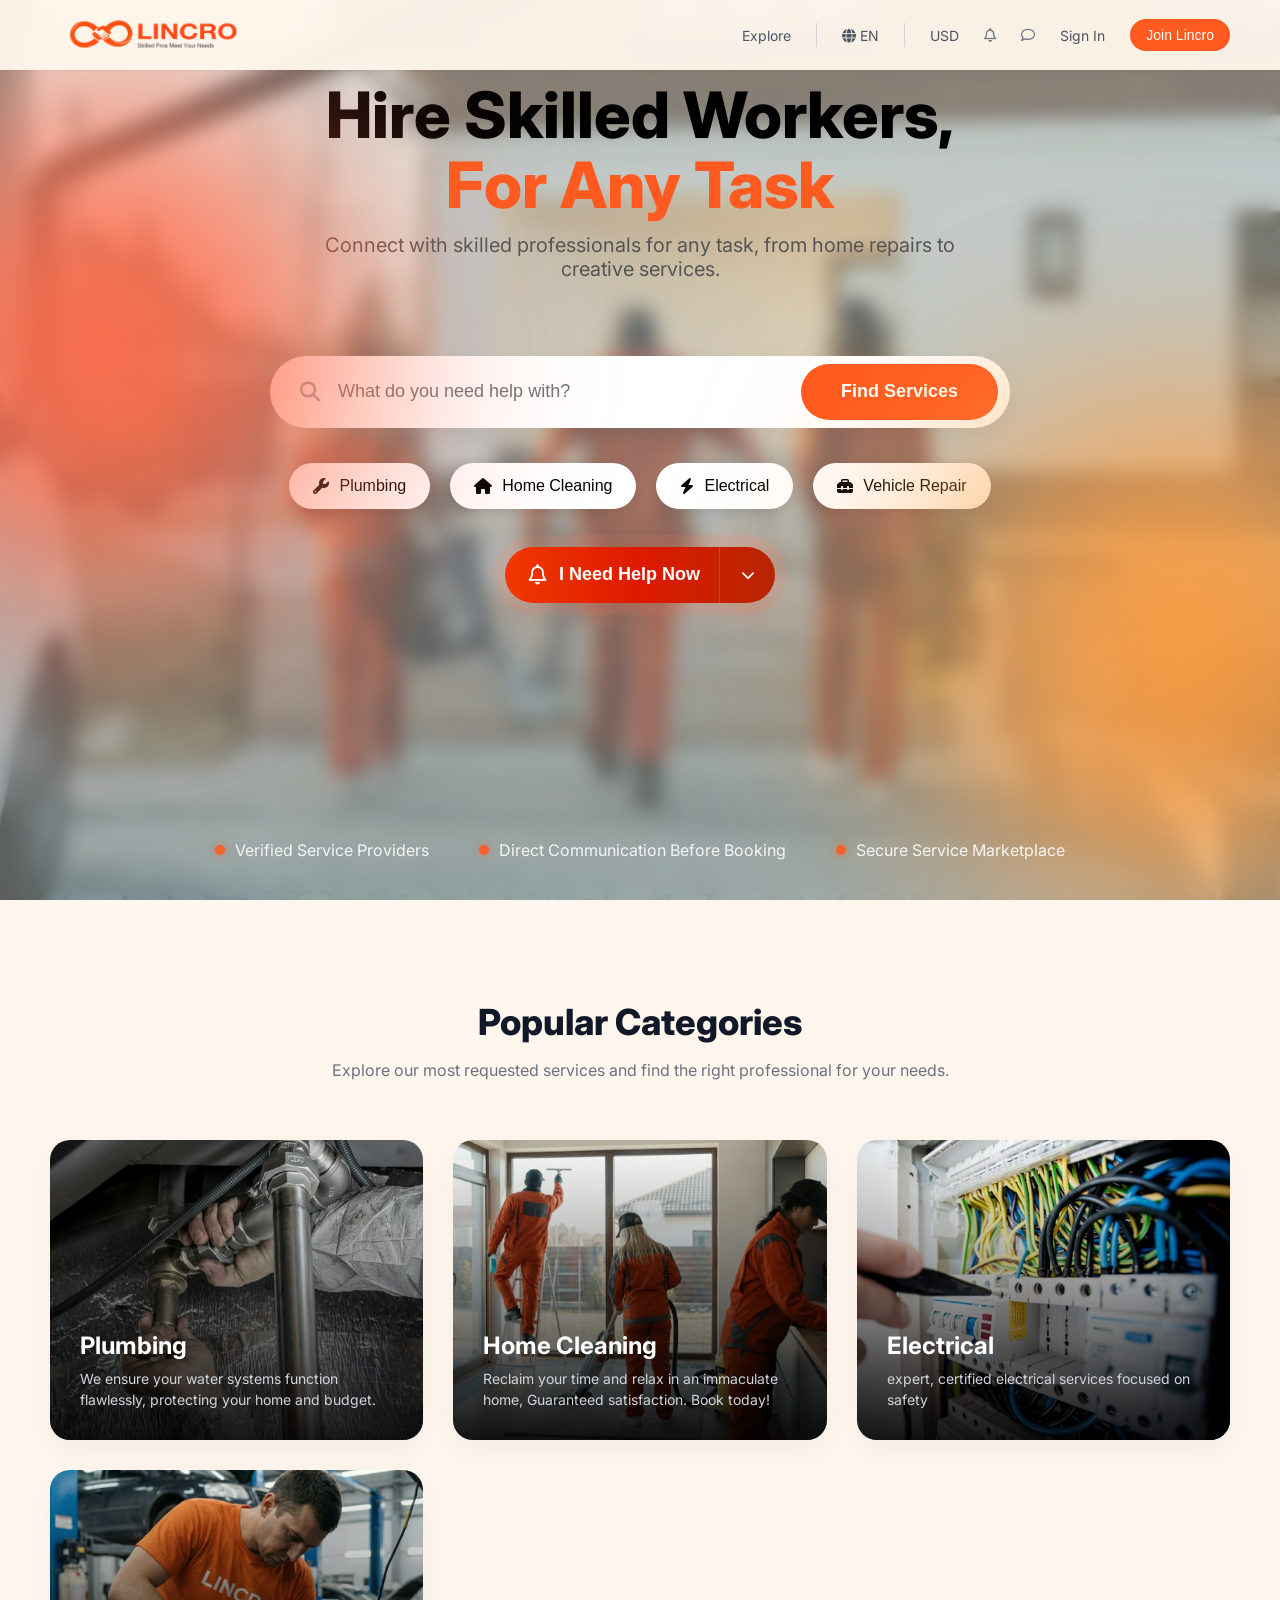
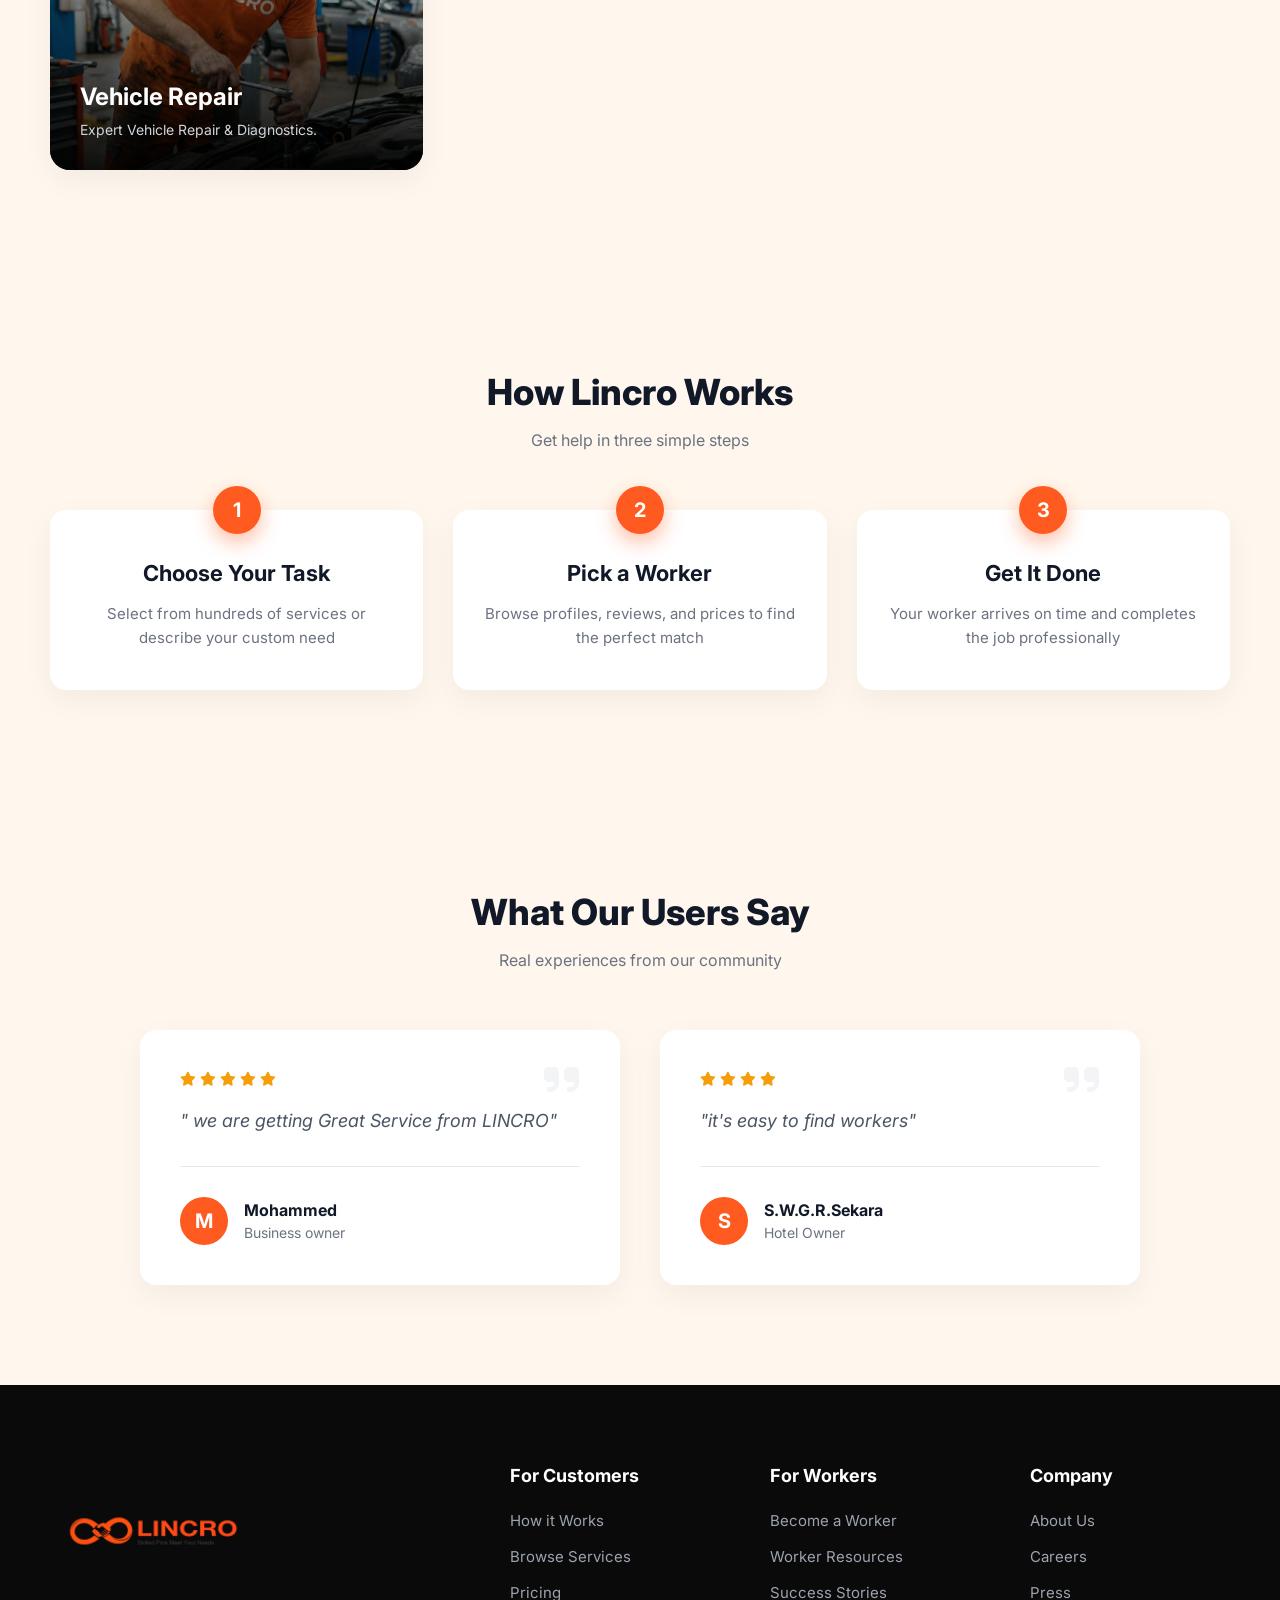
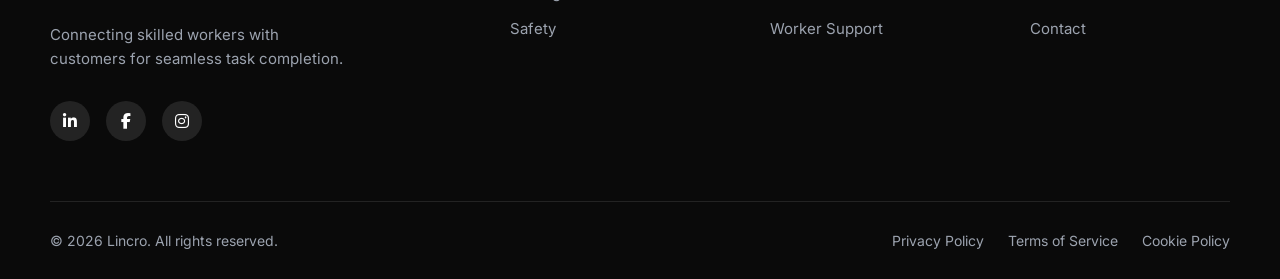
<file: index.html>
<!DOCTYPE html>
<html lang="en">

<head>
    <meta charset="UTF-8">
    <meta name="viewport" content="width=device-width, initial-scale=1.0">
    <link rel="preconnect" href="https://fonts.googleapis.com">
    <link rel="preconnect" href="https://fonts.gstatic.com" crossorigin>
    <link href="https://fonts.googleapis.com/css2?family=Inter:wght@300;400;600;700;800&display=swap" rel="stylesheet">
    <link rel="stylesheet" href="style.css">
    <link rel="stylesheet" href="https://cdnjs.cloudflare.com/ajax/libs/font-awesome/6.5.1/css/all.min.css">
    <title>lincro</title>
</head>

<body>
    <nav class="navbar">

        <div class="nav-container">

            <div class="logo">
                <img src="Images/logo.png" alt="Lincro">
            </div>

            <button class="nav-hamburger" id="navHamburger" aria-label="Toggle menu">
                <span></span>
                <span></span>
                <span></span>
            </button>

            <div class="nav-links" id="navLinks">

                <a href="#">Explore</a>

                <div class="divider"></div>

                <a href="#">
                    <i class="fa-solid fa-globe"></i>
                    EN
                </a>

                <div class="divider"></div>

                <a href="#">USD</a>

                <i class="fa-regular fa-bell icon"></i>

                <i class="fa-regular fa-comment icon"></i>

                <a href="#">Sign In</a>

                <button class="join-btn">
                    Join Lincro
                </button>

            </div>

        </div>

    </nav>

    <section class="hero">

        <div class="hero-overlay">
            <div class="glow glow-left"></div>
            <div class="glow glow-right"></div>


            <h1>
                Hire Skilled Workers,
                <span>For Any Task</span>
            </h1>

            <p>
                Connect with skilled professionals for any task,
                from home repairs to<br>creative services.
            </p>

            <div class="search-bar">
                <i class="fa-solid fa-magnifying-glass search-icon"></i>
                <input type="text" placeholder="What do you need help with?">
                <button class="search-btn"> Find Services </button>
            </div>

            <div class="service-categories">
                <button class="category-pill" onclick="window.location.href='professionals.html?category=Plumbing'">
                    <i class="fa-solid fa-wrench"></i>
                    Plumbing
                </button>

                <button class="category-pill"
                    onclick="window.location.href='professionals.html?category=Home%20Cleaning'">
                    <i class="fa-solid fa-home"></i>
                    Home Cleaning
                </button>

                <button class="category-pill" onclick="window.location.href='professionals.html?category=Electrical'">
                    <i class="fa-solid fa-bolt"></i>
                    Electrical
                </button>

                <button class="category-pill"
                    onclick="window.location.href='professionals.html?category=Vehicle%20Repair'">
                    <i class="fa-solid fa-toolbox"></i>
                    Vehicle Repair
                </button>


            </div>

            <div class="need-help-now" style="position: relative;">

                <div class="help-menu" id="helpMenu">
                    <a href="#" class="help-menu-item">
                        <i class="fa-solid fa-location-dot"></i>
                        Near You
                    </a>
                    <div class="help-menu-divider"></div>
                    <a href="#" class="help-menu-item">
                        <i class="fa-regular fa-bell"></i>
                        Emergency service
                    </a>
                </div>

                <button class="help-pill">

                    <div class="help-content">
                        <i class="fa-regular fa-bell"></i>
                        <span>I Need Help Now</span>
                    </div>

                    <div class="help-arrow">
                        <i class="fa-solid fa-chevron-down"></i>

                    </div>

                </button>

            </div>


            <div class="trust-bar">

                <div class="trust-item">
                    <span class="trust-dot"></span>
                    <span>Verified Service Providers</span>
                </div>

                <div class="trust-item">
                    <span class="trust-dot"></span>
                    <span>Direct Communication Before Booking</span>
                </div>

                <div class="trust-item">
                    <span class="trust-dot"></span>
                    <span>Secure Service Marketplace</span>
                </div>

            </div>
        </div>



    </section>

    <section class="popular-categories">
        <div class="container">
            <div class="section-header">
                <h2>Popular Categories</h2>
                <p>Explore our most requested services and find the right professional for your needs.</p>
            </div>

            <div class="categories-grid">
                <div class="category-card" onclick="window.location.href='professionals.html?category=Plumbing'">
                    <img src="Images/plumbing.jpg" alt="Plumbing">
                    <div class="card-overlay">
                        <button class="card-action-btn">
                            <i class="fa-solid fa-arrow-right"></i>
                        </button>
                        <div class="card-content">
                            <h3>Plumbing</h3>
                            <p>We ensure your water systems function flawlessly, protecting your home and budget.</p>
                        </div>
                    </div>
                </div>

                <div class="category-card" onclick="window.location.href='professionals.html?category=Home%20Cleaning'">
                    <img src="Images/home cleaning.png" alt="Home Cleaning">
                    <div class="card-overlay">
                        <button class="card-action-btn">
                            <i class="fa-solid fa-arrow-right"></i>
                        </button>
                        <div class="card-content">
                            <h3>Home Cleaning</h3>
                            <p>Reclaim your time and relax in an immaculate home, Guaranteed satisfaction. Book today!
                            </p>
                        </div>
                    </div>
                </div>

                <div class="category-card" onclick="window.location.href='professionals.html?category=Electrical'">
                    <img src="Images/Electrical.jpg" alt="Electrical">
                    <div class="card-overlay">
                        <button class="card-action-btn">
                            <i class="fa-solid fa-arrow-right"></i>
                        </button>
                        <div class="card-content">
                            <h3>Electrical</h3>
                            <p>expert, certified electrical services focused on safety</p>
                        </div>
                    </div>
                </div>

                <div class="category-card"
                    onclick="window.location.href='professionals.html?category=Vehicle%20Repair'">
                    <img src="Images/mechanic.png" alt="Vehicle Repair">
                    <div class="card-overlay">
                        <button class="card-action-btn">
                            <i class="fa-solid fa-arrow-right"></i>
                        </button>
                        <div class="card-content">
                            <h3>Vehicle Repair</h3>
                            <p>Expert Vehicle Repair & Diagnostics.</p>
                        </div>
                    </div>
                </div>
            </div>
        </div>
    </section>

    <section class="how-it-works">
        <div class="container">
            <div class="section-header">
                <h2>How Lincro Works</h2>
                <p>Get help in three simple steps</p>
            </div>

            <div class="steps-grid">
                <div class="step-card">
                    <div class="step-number">1</div>
                    <h3>Choose Your Task</h3>
                    <p>Select from hundreds of services or describe your custom need</p>
                </div>

                <div class="step-card">
                    <div class="step-number">2</div>
                    <h3>Pick a Worker</h3>
                    <p>Browse profiles, reviews, and prices to find the perfect match</p>
                </div>

                <div class="step-card">
                    <div class="step-number">3</div>
                    <h3>Get It Done</h3>
                    <p>Your worker arrives on time and completes the job professionally</p>
                </div>
            </div>
        </div>
    </section>

    <section class="testimonials">
        <div class="container">
            <div class="section-header">
                <h2>What Our Users Say</h2>
                <p>Real experiences from our community</p>
            </div>

            <div class="testimonials-grid">
                <div class="testimonial-card">
                    <i class="fa-solid fa-quote-right quote-icon"></i>
                    <div class="stars">
                        <i class="fa-solid fa-star"></i>
                        <i class="fa-solid fa-star"></i>
                        <i class="fa-solid fa-star"></i>
                        <i class="fa-solid fa-star"></i>
                        <i class="fa-solid fa-star"></i>
                    </div>
                    <p class="quote-text">" we are getting Great Service from LINCRO"</p>
                    <div class="card-divider"></div>
                    <div class="user-info">
                        <div class="user-avatar">M</div>
                        <div class="user-details">
                            <h4>Mohammed</h4>
                            <p>Business owner</p>
                        </div>
                    </div>
                </div>

                <div class="testimonial-card">
                    <i class="fa-solid fa-quote-right quote-icon"></i>
                    <div class="stars">
                        <i class="fa-solid fa-star"></i>
                        <i class="fa-solid fa-star"></i>
                        <i class="fa-solid fa-star"></i>
                        <i class="fa-solid fa-star"></i>

                    </div>
                    <p class="quote-text">"it's easy to find workers"</p>
                    <div class="card-divider"></div>
                    <div class="user-info">
                        <div class="user-avatar">S</div>
                        <div class="user-details">
                            <h4>S.W.G.R.Sekara</h4>
                            <p>Hotel Owner</p>
                        </div>
                    </div>
                </div>
            </div>
        </div>
    </section>

    <div class="modal-overlay" id="comingSoonModal">
        <div class="modal-content">
            <button class="close-modal" id="closeModalBtn">
                <i class="fa-solid fa-xmark"></i>
            </button>

            <div class="modal-icon-container">
                <i class="fa-regular fa-clock"></i>
            </div>

            <h2>Coming <span>Soon</span></h2>

            <p>We're working on something exciting.<br>Stay tuned!</p>

            <div class="loading-dots">
                <span></span>
                <span></span>
                <span></span>
            </div>

            <button class="got-it-btn" id="gotItBtn">Got it!</button>
        </div>
    </div>

    <footer>
        <div class="footer-container">
            <div class="footer-top">
                <div class="footer-brand">
                    <div class="logo">
                        <img src="Images/logo.png" alt="Lincro">
                    </div>
                    <p>Connecting skilled workers with customers for seamless task completion.</p>
                    <div class="social-links">
                        <a href="#" class="social-icon"><i class="fa-brands fa-linkedin-in"></i></a>
                        <a href="#" class="social-icon"><i class="fa-brands fa-facebook-f"></i></a>
                        <a href="#" class="social-icon"><i class="fa-brands fa-instagram"></i></a>
                    </div>
                </div>

                <div class="footer-column">
                    <h4>For Customers</h4>
                    <ul class="footer-links">
                        <li><a href="#">How it Works</a></li>
                        <li><a href="#">Browse Services</a></li>
                        <li><a href="#">Pricing</a></li>
                        <li><a href="#">Safety</a></li>
                    </ul>
                </div>

                <div class="footer-column">
                    <h4>For Workers</h4>
                    <ul class="footer-links">
                        <li><a href="#">Become a Worker</a></li>
                        <li><a href="#">Worker Resources</a></li>
                        <li><a href="#">Success Stories</a></li>
                        <li><a href="#">Worker Support</a></li>
                    </ul>
                </div>

                <div class="footer-column">
                    <h4>Company</h4>
                    <ul class="footer-links">
                        <li><a href="#">About Us</a></li>
                        <li><a href="#">Careers</a></li>
                        <li><a href="#">Press</a></li>
                        <li><a href="#">Contact</a></li>
                    </ul>
                </div>
            </div>

            <div class="footer-bottom">
                <p>&copy; 2026 Lincro. All rights reserved.</p>
                <div class="footer-bottom-links">
                    <a href="#">Privacy Policy</a>
                    <a href="#">Terms of Service</a>
                    <a href="#">Cookie Policy</a>
                </div>
            </div>
        </div>
    </footer>
    <script src="script.js"></script>
</body>

</html>
</file>
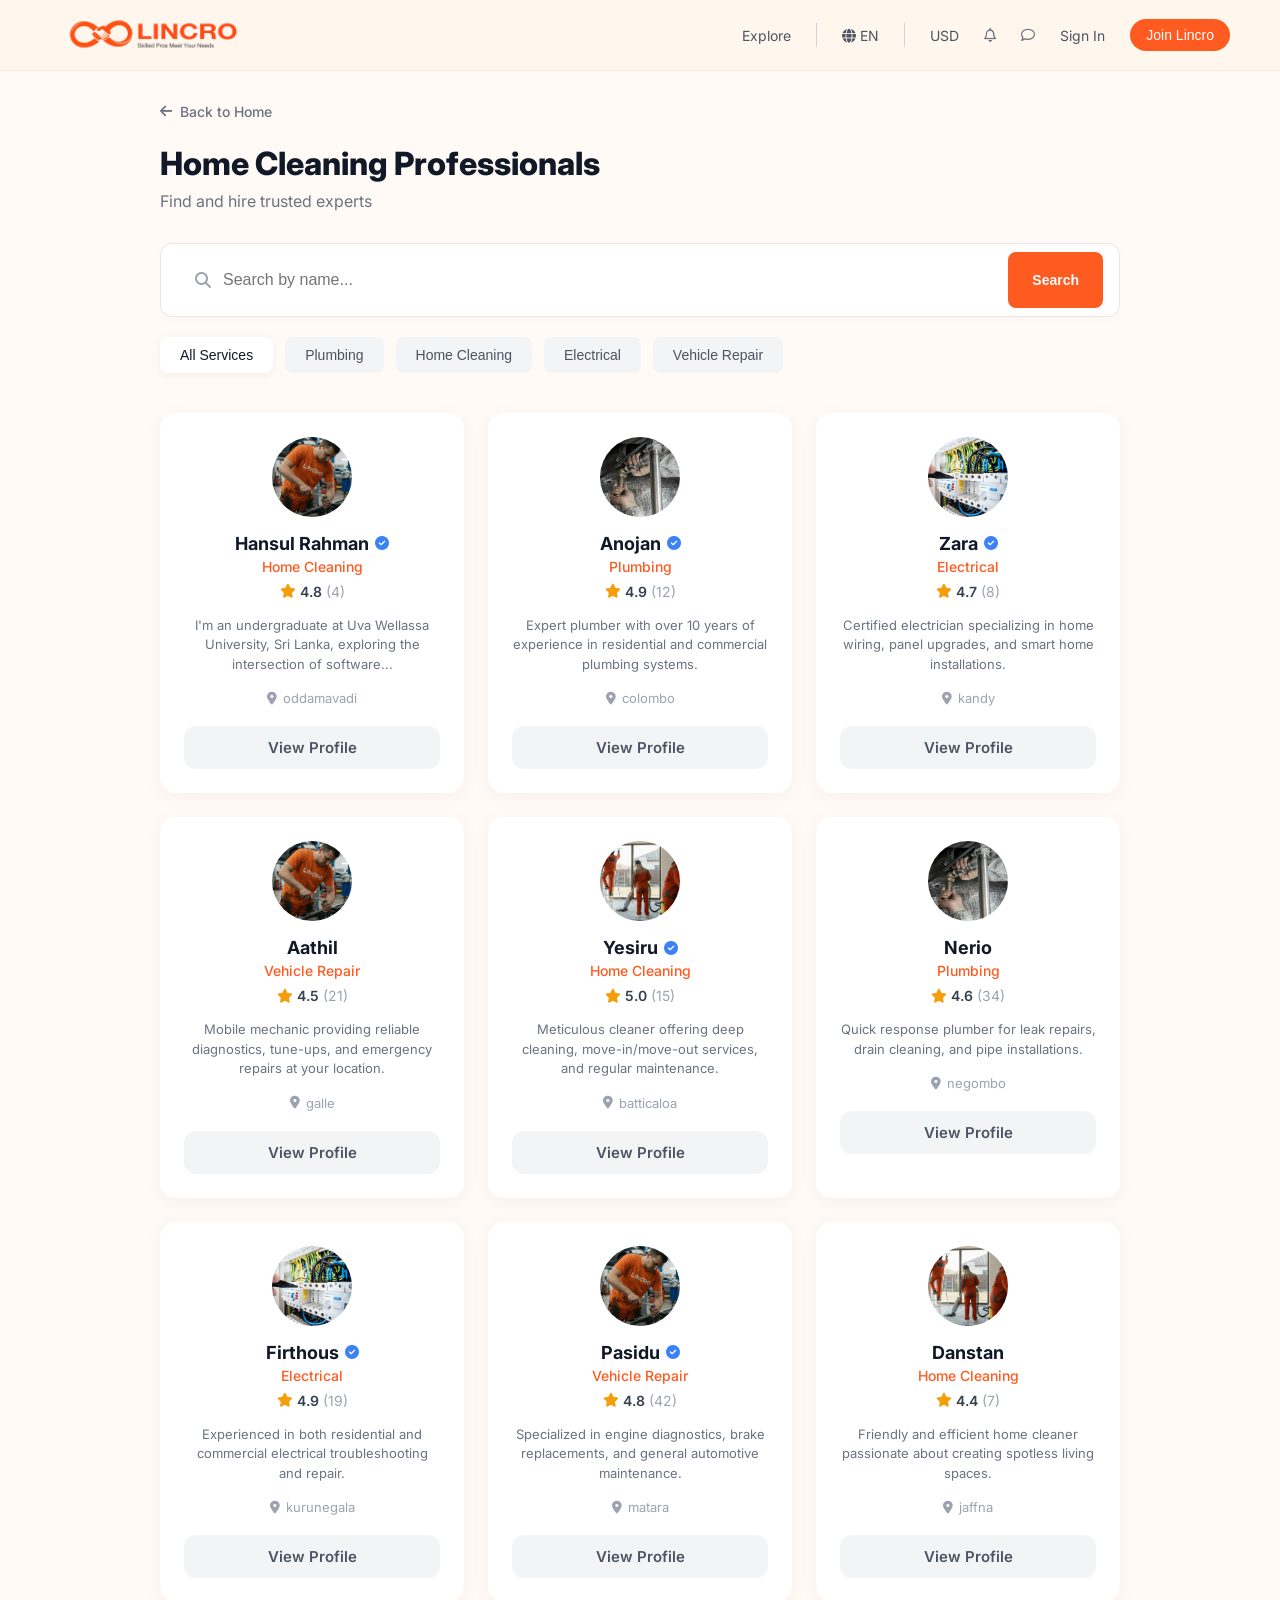
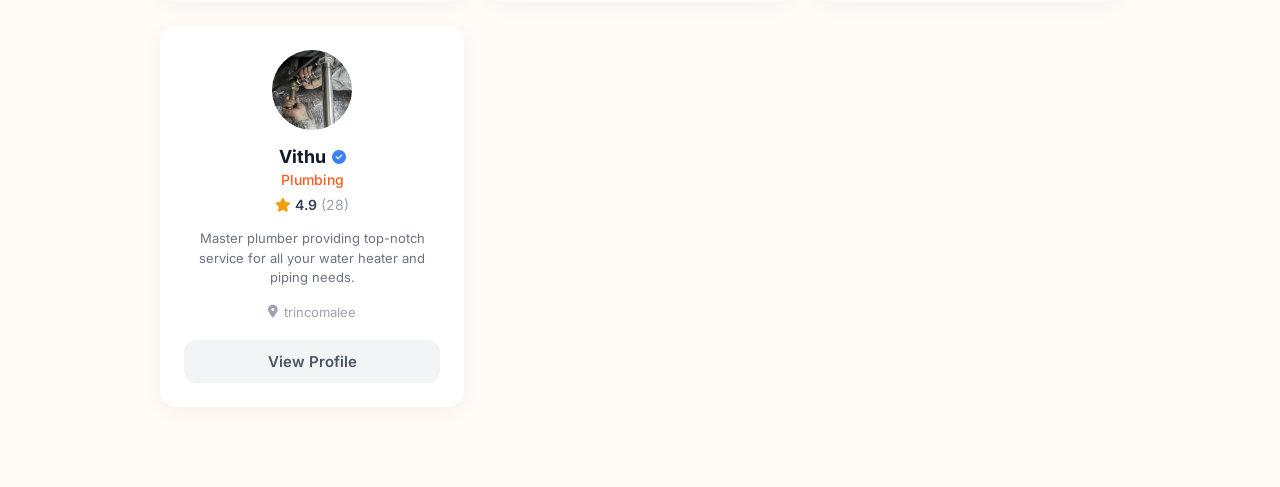
<file: professionals.html>
<!DOCTYPE html>
<html lang="en">

<head>
    <meta charset="UTF-8">
    <meta name="viewport" content="width=device-width, initial-scale=1.0">
    <link rel="preconnect" href="https://fonts.googleapis.com">
    <link rel="preconnect" href="https://fonts.gstatic.com" crossorigin>
    <link href="https://fonts.googleapis.com/css2?family=Inter:wght@300;400;500;600;700;800&display=swap"
        rel="stylesheet">
    <link rel="stylesheet" href="style.css">
    <link rel="stylesheet" href="https://cdnjs.cloudflare.com/ajax/libs/font-awesome/6.5.1/css/all.min.css">
    <title>Professionals | Lincro</title>
</head>

<body>
    <nav class="navbar">
        <div class="nav-container">
            <div class="logo">
                <a href="index.html">
                    <img src="Images/logo.png" alt="Lincro">
                </a>
            </div>
            <button class="nav-hamburger" id="navHamburger" aria-label="Toggle menu">
                <span></span>
                <span></span>
                <span></span>
            </button>

            <div class="nav-links" id="navLinks">
                <a href="#">Explore</a>
                <div class="divider"></div>
                <a href="#">
                    <i class="fa-solid fa-globe"></i>
                    EN
                </a>
                <div class="divider"></div>
                <a href="#">USD</a>
                <i class="fa-regular fa-bell icon"></i>
                <i class="fa-regular fa-comment icon"></i>
                <a href="#">Sign In</a>
                <button class="join-btn">
                    Join Lincro
                </button>
            </div>
        </div>
    </nav>

    <main class="professionals-page">
        <div class="container">
            <a href="index.html" class="back-link">
                <i class="fa-solid fa-arrow-left"></i> Back to Home
            </a>

            <div class="page-header">
                <h1>Home Cleaning Professionals</h1>
                <p>Find and hire trusted experts</p>
            </div>

            <div class="search-filter-section">
                <div class="pro-search-bar">
                    <i class="fa-solid fa-magnifying-glass search-icon"></i>
                    <input type="text" placeholder="Search by name...">
                    <button class="search-btn">Search</button>
                </div>

                <div class="pro-category-filters">
                    <button class="filter-pill active">All Services</button>
                    <button class="filter-pill">Plumbing</button>
                    <button class="filter-pill">Home Cleaning</button>
                    <button class="filter-pill">Electrical</button>
                    <button class="filter-pill">Vehicle Repair</button>
                </div>
            </div>

            <div class="professionals-grid">

                <div class="pro-card">
                    <div class="pro-avatar">
                        <img src="Images/mechanic.png" alt="Hansul Rahman">
                    </div>
                    <div class="pro-info">
                        <h3 class="pro-name">
                            Hansul Rahman
                            <i class="fa-solid fa-circle-check verified-badge"></i>
                        </h3>
                        <p class="pro-category">Home Cleaning</p>
                        <div class="pro-rating">
                            <i class="fa-solid fa-star"></i>
                            <span class="rating-score">4.8</span>
                            <span class="rating-count">(4)</span>
                        </div>
                        <p class="pro-description">
                            I'm an undergraduate at Uva Wellassa University, Sri Lanka, exploring the intersection of
                            software...
                        </p>
                        <div class="pro-location">
                            <i class="fa-solid fa-location-dot"></i>
                            <span>oddamavadi</span>
                        </div>
                        <a href="profile.html" class="view-profile-btn">View Profile</a>
                    </div>
                </div>


                <div class="pro-card">
                    <div class="pro-avatar">
                        <img src="Images/plumbing.jpg" alt="John Doe">
                    </div>
                    <div class="pro-info">
                        <h3 class="pro-name">
                            Anojan
                            <i class="fa-solid fa-circle-check verified-badge"></i>
                        </h3>
                        <p class="pro-category">Plumbing</p>
                        <div class="pro-rating">
                            <i class="fa-solid fa-star"></i>
                            <span class="rating-score">4.9</span>
                            <span class="rating-count">(12)</span>
                        </div>
                        <p class="pro-description">
                            Expert plumber with over 10 years of experience in residential and commercial plumbing
                            systems.
                        </p>
                        <div class="pro-location">
                            <i class="fa-solid fa-location-dot"></i>
                            <span>colombo</span>
                        </div>
                        <a href="profile.html" class="view-profile-btn">View Profile</a>
                    </div>
                </div>


                <div class="pro-card">
                    <div class="pro-avatar">
                        <img src="Images/Electrical.jpg" alt="Zara">
                    </div>
                    <div class="pro-info">
                        <h3 class="pro-name">
                            Zara
                            <i class="fa-solid fa-circle-check verified-badge"></i>
                        </h3>
                        <p class="pro-category">Electrical</p>
                        <div class="pro-rating">
                            <i class="fa-solid fa-star"></i>
                            <span class="rating-score">4.7</span>
                            <span class="rating-count">(8)</span>
                        </div>
                        <p class="pro-description">
                            Certified electrician specializing in home wiring, panel upgrades, and smart home
                            installations.
                        </p>
                        <div class="pro-location">
                            <i class="fa-solid fa-location-dot"></i>
                            <span>kandy</span>
                        </div>
                        <a href="profile.html" class="view-profile-btn">View Profile</a>
                    </div>
                </div>


                <div class="pro-card">
                    <div class="pro-avatar">
                        <img src="Images/mechanic.png" alt="Aathil">
                    </div>
                    <div class="pro-info">
                        <h3 class="pro-name">
                            Aathil
                        </h3>
                        <p class="pro-category">Vehicle Repair</p>
                        <div class="pro-rating">
                            <i class="fa-solid fa-star"></i>
                            <span class="rating-score">4.5</span>
                            <span class="rating-count">(21)</span>
                        </div>
                        <p class="pro-description">
                            Mobile mechanic providing reliable diagnostics, tune-ups, and emergency repairs at your
                            location.
                        </p>
                        <div class="pro-location">
                            <i class="fa-solid fa-location-dot"></i>
                            <span>galle</span>
                        </div>
                        <a href="profile.html" class="view-profile-btn">View Profile</a>
                    </div>
                </div>


                <div class="pro-card">
                    <div class="pro-avatar">
                        <img src="Images/home cleaning.png" alt="Yesiru">
                    </div>
                    <div class="pro-info">
                        <h3 class="pro-name">
                            Yesiru
                            <i class="fa-solid fa-circle-check verified-badge"></i>
                        </h3>
                        <p class="pro-category">Home Cleaning</p>
                        <div class="pro-rating">
                            <i class="fa-solid fa-star"></i>
                            <span class="rating-score">5.0</span>
                            <span class="rating-count">(15)</span>
                        </div>
                        <p class="pro-description">
                            Meticulous cleaner offering deep cleaning, move-in/move-out services, and regular
                            maintenance.
                        </p>
                        <div class="pro-location">
                            <i class="fa-solid fa-location-dot"></i>
                            <span>batticaloa</span>
                        </div>
                        <a href="profile.html" class="view-profile-btn">View Profile</a>
                    </div>
                </div>


                <div class="pro-card">
                    <div class="pro-avatar">
                        <img src="Images/plumbing.jpg" alt="Nerio">
                    </div>
                    <div class="pro-info">
                        <h3 class="pro-name">
                            Nerio
                        </h3>
                        <p class="pro-category">Plumbing</p>
                        <div class="pro-rating">
                            <i class="fa-solid fa-star"></i>
                            <span class="rating-score">4.6</span>
                            <span class="rating-count">(34)</span>
                        </div>
                        <p class="pro-description">
                            Quick response plumber for leak repairs, drain cleaning, and pipe installations.
                        </p>
                        <div class="pro-location">
                            <i class="fa-solid fa-location-dot"></i>
                            <span>negombo</span>
                        </div>
                        <a href="profile.html" class="view-profile-btn">View Profile</a>
                    </div>
                </div>


                <div class="pro-card">
                    <div class="pro-avatar">
                        <img src="Images/Electrical.jpg" alt="Firthous">
                    </div>
                    <div class="pro-info">
                        <h3 class="pro-name">
                            Firthous
                            <i class="fa-solid fa-circle-check verified-badge"></i>
                        </h3>
                        <p class="pro-category">Electrical</p>
                        <div class="pro-rating">
                            <i class="fa-solid fa-star"></i>
                            <span class="rating-score">4.9</span>
                            <span class="rating-count">(19)</span>
                        </div>
                        <p class="pro-description">
                            Experienced in both residential and commercial electrical troubleshooting and repair.
                        </p>
                        <div class="pro-location">
                            <i class="fa-solid fa-location-dot"></i>
                            <span>kurunegala</span>
                        </div>
                        <a href="profile.html" class="view-profile-btn">View Profile</a>
                    </div>
                </div>


                <div class="pro-card">
                    <div class="pro-avatar">
                        <img src="Images/mechanic.png" alt="Pasidu">
                    </div>
                    <div class="pro-info">
                        <h3 class="pro-name">
                            Pasidu
                            <i class="fa-solid fa-circle-check verified-badge"></i>
                        </h3>
                        <p class="pro-category">Vehicle Repair</p>
                        <div class="pro-rating">
                            <i class="fa-solid fa-star"></i>
                            <span class="rating-score">4.8</span>
                            <span class="rating-count">(42)</span>
                        </div>
                        <p class="pro-description">
                            Specialized in engine diagnostics, brake replacements, and general automotive maintenance.
                        </p>
                        <div class="pro-location">
                            <i class="fa-solid fa-location-dot"></i>
                            <span>matara</span>
                        </div>
                        <a href="profile.html" class="view-profile-btn">View Profile</a>
                    </div>
                </div>


                <div class="pro-card">
                    <div class="pro-avatar">
                        <img src="Images/home cleaning.png" alt="Danstan">
                    </div>
                    <div class="pro-info">
                        <h3 class="pro-name">
                            Danstan
                        </h3>
                        <p class="pro-category">Home Cleaning</p>
                        <div class="pro-rating">
                            <i class="fa-solid fa-star"></i>
                            <span class="rating-score">4.4</span>
                            <span class="rating-count">(7)</span>
                        </div>
                        <p class="pro-description">
                            Friendly and efficient home cleaner passionate about creating spotless living spaces.
                        </p>
                        <div class="pro-location">
                            <i class="fa-solid fa-location-dot"></i>
                            <span>jaffna</span>
                        </div>
                        <a href="profile.html" class="view-profile-btn">View Profile</a>
                    </div>
                </div>


                <div class="pro-card">
                    <div class="pro-avatar">
                        <img src="Images/plumbing.jpg" alt="Vithu">
                    </div>
                    <div class="pro-info">
                        <h3 class="pro-name">
                            Vithu
                            <i class="fa-solid fa-circle-check verified-badge"></i>
                        </h3>
                        <p class="pro-category">Plumbing</p>
                        <div class="pro-rating">
                            <i class="fa-solid fa-star"></i>
                            <span class="rating-score">4.9</span>
                            <span class="rating-count">(28)</span>
                        </div>
                        <p class="pro-description">
                            Master plumber providing top-notch service for all your water heater and piping needs.
                        </p>
                        <div class="pro-location">
                            <i class="fa-solid fa-location-dot"></i>
                            <span>trincomalee</span>
                        </div>
                        <a href="profile.html" class="view-profile-btn">View Profile</a>
                    </div>
                </div>
            </div>
        </div>
    </main>

    <script src="script.js"></script>
</body>

</html>
</file>
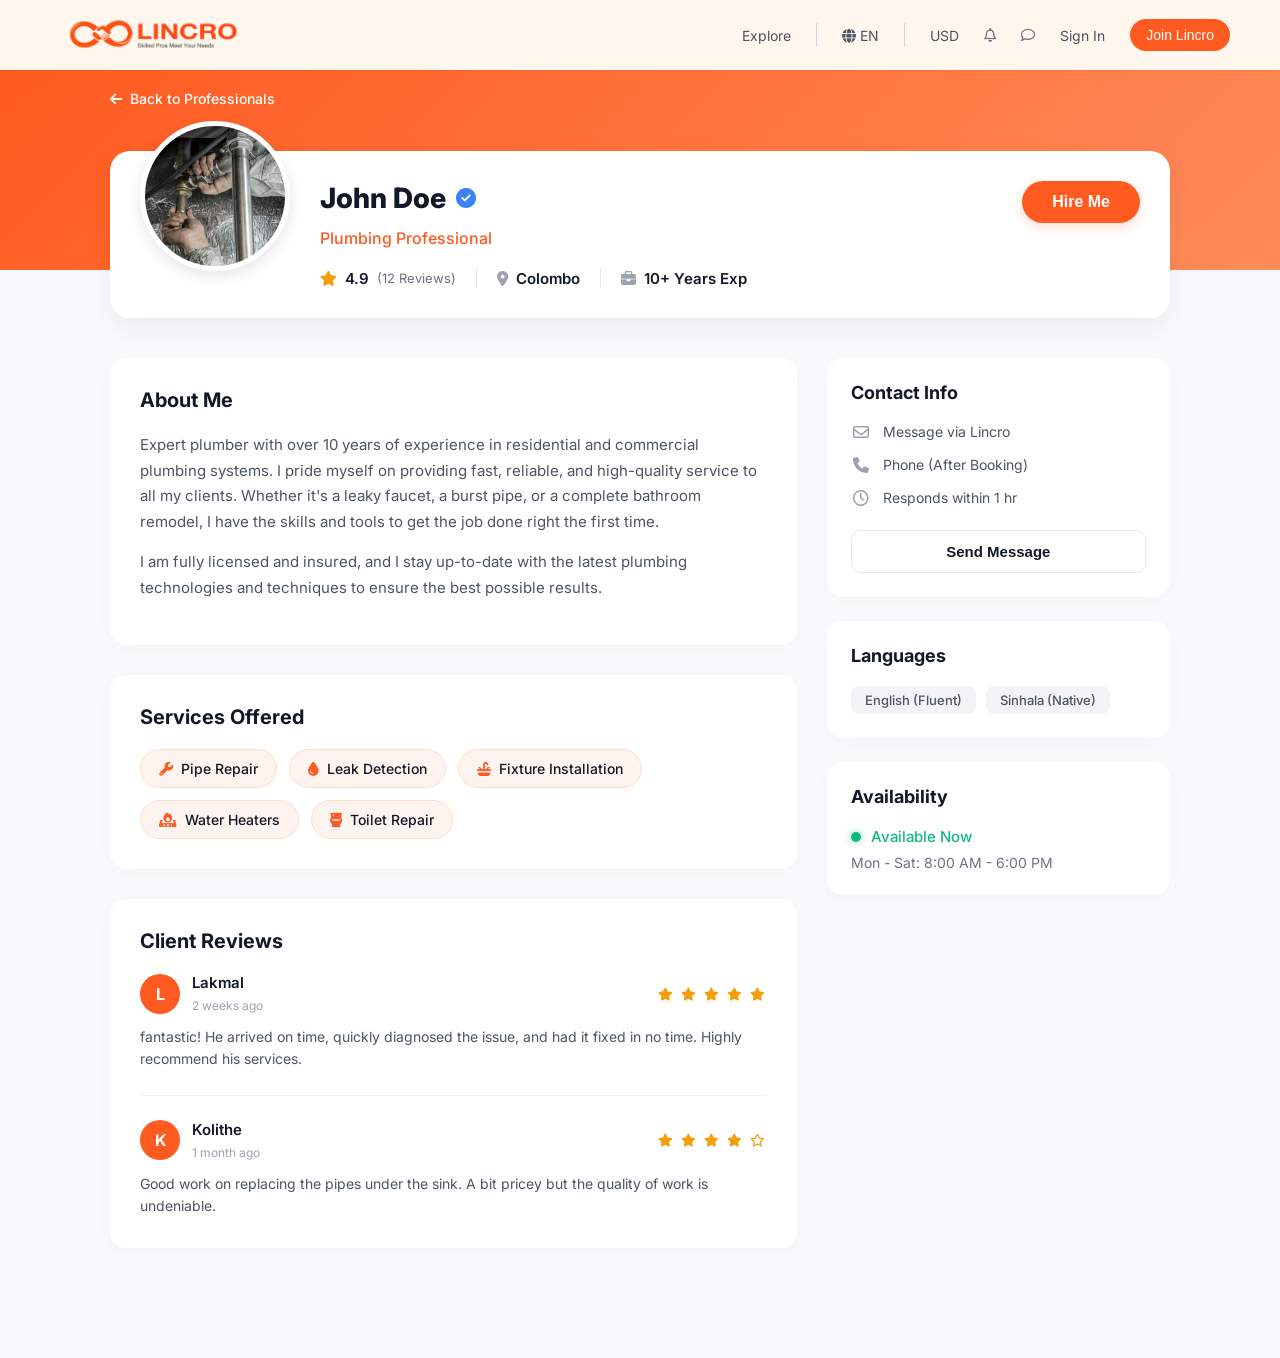
<file: profile.html>
<!DOCTYPE html>
<html lang="en">

<head>
    <meta charset="UTF-8">
    <meta name="viewport" content="width=device-width, initial-scale=1.0">
    <link rel="preconnect" href="https://fonts.googleapis.com">
    <link rel="preconnect" href="https://fonts.gstatic.com" crossorigin>
    <link href="https://fonts.googleapis.com/css2?family=Inter:wght@300;400;500;600;700;800&display=swap"
        rel="stylesheet">
    <link rel="stylesheet" href="style.css">
    <link rel="stylesheet" href="https://cdnjs.cloudflare.com/ajax/libs/font-awesome/6.5.1/css/all.min.css">
    <title>Profile-Lincro</title>
</head>

<body>
    <nav class="navbar">
        <div class="nav-container">
            <div class="logo">
                <a href="index.html">
                    <img src="Images/logo.png" alt="Lincro">
                </a>
            </div>
            <button class="nav-hamburger" id="navHamburger" aria-label="Toggle menu">
                <span></span>
                <span></span>
                <span></span>
            </button>

            <div class="nav-links" id="navLinks">
                <a href="#">Explore</a>
                <div class="divider"></div>
                <a href="#">
                    <i class="fa-solid fa-globe"></i>
                    EN
                </a>
                <div class="divider"></div>
                <a href="#">USD</a>
                <i class="fa-regular fa-bell icon"></i>
                <i class="fa-regular fa-comment icon"></i>
                <a href="#">Sign In</a>
                <button class="join-btn">
                    Join Lincro
                </button>
            </div>
        </div>
    </nav>

    <main class="profile-page">

        <div class="profile-hero"></div>

        <div class="container">
            <a href="professionals.html" class="back-link"
                style="margin-top: 20px; color: #fff; position: relative; z-index: 10;">
                <i class="fa-solid fa-arrow-left"></i> Back to Professionals
            </a>

            <div class="profile-header-card">
                <div class="profile-avatar-container">
                    <img src="Images/plumbing.jpg" alt="John Doe" class="profile-main-avatar">
                </div>
                <div class="profile-main-info">
                    <div class="title-action-row">
                        <div class="name-badge">
                            <h1 class="profile-name">John Doe</h1>
                            <i class="fa-solid fa-circle-check verified-badge-large"></i>
                        </div>
                        <button class="hire-btn">Hire Me</button>
                    </div>
                    <p class="profile-tagline">Plumbing Professional</p>

                    <div class="profile-metrics">
                        <div class="metric">
                            <i class="fa-solid fa-star"></i>
                            <span class="metric-val">4.9</span>
                            <span class="metric-sub">(12 Reviews)</span>
                        </div>
                        <div class="metric-divider"></div>
                        <div class="metric">
                            <i class="fa-solid fa-location-dot"></i>
                            <span class="metric-val">Colombo</span>
                        </div>
                        <div class="metric-divider"></div>
                        <div class="metric">
                            <i class="fa-solid fa-briefcase"></i>
                            <span class="metric-val">10+ Years Exp</span>
                        </div>
                    </div>
                </div>
            </div>

            <div class="profile-body-grid">
                <div class="profile-main-content">
                    <section class="content-section">
                        <h2>About Me</h2>
                        <p>Expert plumber with over 10 years of experience in residential and commercial plumbing
                            systems. I pride myself on providing fast, reliable, and high-quality service to all my
                            clients. Whether it's a leaky faucet, a burst pipe, or a complete bathroom remodel, I have
                            the skills and tools to get the job done right the first time.</p>
                        <p>I am fully licensed and insured, and I stay up-to-date with the latest plumbing technologies
                            and techniques to ensure the best possible results.</p>
                    </section>

                    <section class="content-section">
                        <h2>Services Offered</h2>
                        <div class="services-chips">
                            <div class="service-chip">
                                <i class="fa-solid fa-wrench"></i>
                                <span>Pipe Repair</span>
                            </div>
                            <div class="service-chip">
                                <i class="fa-solid fa-droplet"></i>
                                <span>Leak Detection</span>
                            </div>
                            <div class="service-chip">
                                <i class="fa-solid fa-sink"></i>
                                <span>Fixture Installation</span>
                            </div>
                            <div class="service-chip">
                                <i class="fa-solid fa-fire-burner"></i>
                                <span>Water Heaters</span>
                            </div>
                            <div class="service-chip">
                                <i class="fa-solid fa-toilet"></i>
                                <span>Toilet Repair</span>
                            </div>
                        </div>
                    </section>

                    <section class="content-section">
                        <h2>Client Reviews</h2>
                        <div class="reviews-list">
                            <div class="review-item">
                                <div class="reviewer-top">
                                    <div class="reviewer-av">L</div>
                                    <div class="reviewer-details">
                                        <h4>Lakmal</h4>
                                        <span>2 weeks ago</span>
                                    </div>
                                    <div class="review-stars">
                                        <i class="fa-solid fa-star"></i>
                                        <i class="fa-solid fa-star"></i>
                                        <i class="fa-solid fa-star"></i>
                                        <i class="fa-solid fa-star"></i>
                                        <i class="fa-solid fa-star"></i>
                                    </div>
                                </div>
                                <p>fantastic! He arrived on time, quickly diagnosed the issue,
                                    and had it fixed in no time. Highly recommend his services.</p>
                            </div>

                            <div class="review-item">
                                <div class="reviewer-top">
                                    <div class="reviewer-av">K</div>
                                    <div class="reviewer-details">
                                        <h4>Kolithe</h4>
                                        <span>1 month ago</span>
                                    </div>
                                    <div class="review-stars">
                                        <i class="fa-solid fa-star"></i>
                                        <i class="fa-solid fa-star"></i>
                                        <i class="fa-solid fa-star"></i>
                                        <i class="fa-solid fa-star"></i>
                                        <i class="fa-regular fa-star"></i>
                                    </div>
                                </div>
                                <p>Good work on replacing the pipes under the sink. A bit pricey but the quality of work
                                    is undeniable.</p>
                            </div>
                        </div>
                    </section>
                </div>

                <div class="profile-sidebar-content">
                    <div class="sidebar-box">
                        <h3>Contact Info</h3>
                        <div class="contact-rows">
                            <div class="contact-row">
                                <i class="fa-regular fa-envelope"></i>
                                <span>Message via Lincro</span>
                            </div>
                            <div class="contact-row">
                                <i class="fa-solid fa-phone"></i>
                                <span>Phone (After Booking)</span>
                            </div>
                            <div class="contact-row">
                                <i class="fa-regular fa-clock"></i>
                                <span>Responds within 1 hr</span>
                            </div>
                        </div>
                        <button class="message-pro-btn">Send Message</button>
                    </div>

                    <div class="sidebar-box">
                        <h3>Languages</h3>
                        <div class="lang-tags">
                            <span class="lang-tag">English (Fluent)</span>
                            <span class="lang-tag">Sinhala (Native)</span>
                        </div>
                    </div>

                    <div class="sidebar-box">
                        <h3>Availability</h3>
                        <div class="availability-status">
                            <div class="status-dot"></div>
                            <span>Available Now</span>
                        </div>
                        <p class="working-hours">Mon - Sat: 8:00 AM - 6:00 PM</p>
                    </div>
                </div>
            </div>
        </div>
    </main>


    <div class="modal-overlay" id="hireMeModal">
        <div class="modal-content hire-modal-content">
            <button class="close-modal" id="closeHireModalBtn">
                <i class="fa-solid fa-xmark"></i>
            </button>


            <div id="hireFormContainer">
                <h2>Hire <span id="hireProName">Professional</span></h2>
                <p>Fill out the details below to request a service.</p>
                <form id="hireForm" class="hire-form">
                    <div class="form-group">
                        <label for="serviceType">Service Required</label>
                        <input type="text" id="serviceType" required placeholder="e.g. Leak repair, Deep cleaning">
                    </div>
                    <div class="form-group">
                        <label for="serviceAddress">Your Address</label>
                        <input type="text" id="serviceAddress" required placeholder="Full address">
                    </div>
                    <div class="form-group">
                        <label for="preferredDate">Preferred Date</label>
                        <input type="date" id="preferredDate" required>
                    </div>
                    <div class="form-group">
                        <label for="preferredTime">Preferred Time</label>
                        <input type="time" id="preferredTime" required>
                    </div>
                    <button type="submit" class="submit-hire-btn">Confirm Booking</button>
                </form>
            </div>


            <div id="hireConfirmation" style="display: none;">
                <div class="modal-icon-container"
                    style="color: #10b981; background: rgba(16, 185, 129, 0.1); border-color: rgba(16, 185, 129, 0.3);">
                    <i class="fa-solid fa-check"></i>
                </div>
                <h2>Booking <span>Confirmed!</span></h2>
                <p>The professional will arrive on:</p>
                <div class="arrival-time-card">
                    <i class="fa-regular fa-calendar-check"></i>
                    <span id="confirmedArrivalDate"></span> at <span id="confirmedArrivalTime"></span>
                </div>
                <p style="margin-top: 15px; font-size: 14px;">We've sent the details to the professional. They might
                    contact you soon.</p>
                <button class="submit-hire-btn" id="doneHireBtn" style="margin-top: 20px;">Done</button>
            </div>
        </div>
    </div>

    <script src="script.js"></script>
</body>

</html>
</file>
<file: style.css>
* {
    margin: 0;
    padding: 0;
    box-sizing: border-box;
}

body {
    font-family: 'Inter', system-ui, -apple-system, sans-serif;
}

.navbar {
    position: fixed;
    width: 100%;
    z-index: 1000;
    top: 0;
    height: 70px;
    background-color: rgba(255, 247, 237, 0.95);
    backdrop-filter: blur(4px);
    box-shadow: 0 1px 2px rgba(0, 0, 0, 0.05);
}


.nav-container {
    max-width: 1280px;
    height: 100%;
    margin: 0 auto;
    padding: 0 50px;
    display: flex;
    justify-content: space-between;
    align-items: center;

}


.logo img {
    height: 130px;
}


.nav-links {
    display: flex;
    align-items: center;
    gap: 25px;
}


.nav-links a {
    text-decoration: none;
    color: #4b5563;
    font-size: 14px;
}


.icon {
    font-size: 14px;
    color: #6b7280;
    cursor: pointer;
}

.divider {
    width: 1px;
    height: 24px;
    background: #d1d5db;
}


.join-btn {
    background: #ff5a1f;
    color: white;
    border: none;
    padding: 8px 16px;
    border-radius: 999px;
    font-size: 14px;
    cursor: pointer;
}


.hero {
    background-image: url("Images/hero-bg.jpg");
    background-size: cover;
    background-position: center;
    height: 100vh;
    overflow: hidden;
    position: relative;
    padding-top: 70px;
}

.hero-overlay {
    position: absolute;
    inset: 0;
    background: rgba(236, 236, 236, 0.35);
    display: flex;
    flex-direction: column;
    align-items: center;
    padding-top: 80px;
    padding-bottom: 40px;
    backdrop-filter: blur(10px);
    -webkit-backdrop-filter: blur(10px);
    z-index: 1;
    pointer-events: auto;
}

.hero h1 {
    font-size: 64px;
    font-weight: 800;
    text-align: center;
    line-height: 1.1;
    max-width: 900px;
}

.hero h1 span {
    display: block;
    color: #ff5a1f;
}

.hero p {
    margin-top: 12px;
    font-weight: 400;
    font-size: 20px;
    color: #555;
    text-align: center;
    max-width: 900px;
}

.hero-content {
    position: relative;
    z-index: 2;
    text-align: center;
    color: #000;
    padding-top: 200px;
}

.glow {
    position: absolute;
    border-radius: 150%;
    transition: transform 0.01s ease-in-out;
    filter: blur(120px);
}

.glow-left {
    width: 500px;
    height: 500px;
    background: #ff6b4a;
    top: 100px;
    left: -150px;
}

.glow-right {
    width: 500px;
    height: 500px;
    background: #ff9f43;
    bottom: 0;
    right: -150px;
}

.search-bar {
    margin-top: 75px;
    width: 740px;
    height: 72px;
    background: white;
    border-radius: 999px;
    display: flex;
    align-items: center;
    padding: 0 12px;
    transition: all 0.3s ease;
    box-shadow: 0 8px 20px rgba(0, 0, 0, 0.08);
}

.search-icon {
    color: #9ca3af;
    font-size: 20px;
    margin-left: 18px;
}

.search-bar input {
    flex: 1;
    border: none;
    outline: none;
    padding: 0 18px;
    font-size: 18px;
    color: #374151;
    background: transparent;
}

.search-btn {
    background: #ff5a1f;
    color: white;
    border: none;
    height: 56px;
    padding: 0 40px;
    border-radius: 999px;
    font-size: 18px;
    font-weight: 600;
    cursor: pointer;
}

.search-btn:hover {
    background: #e94e16;
}

.search-bar:hover {
    box-shadow:
        0 0 20px rgba(255, 90, 31, 0.25),
        0 0 40px rgba(255, 90, 31, 0.15),
        0 8px 25px rgba(0, 0, 0, 0.10);


}

.service-categories {
    display: flex;
    justify-content: center;
    gap: 20px;
    margin-top: 35px;
    flex-wrap: wrap;
}

.category-pill {
    display: flex;
    align-items: center;
    gap: 10px;
    font-weight: 500;
    background: white;
    border: none;
    padding: 14px 24px;
    border-radius: 999px;
    font-size: 16px;
    cursor: pointer;
    box-shadow:
        0 4px 12px rgba(0, 0, 0, 0.08);
    transition: all 0.3s ease;
}

.category-pill:hover i {
    color: #ff5a1f;
}

.category-pill:hover {
    transform: translateY(-3px);
    box-shadow: 0 8px 20px rgba(255, 90, 31, 0.15);
    color: #ff5a1f;
}

.need-help-now {
    display: flex;
    justify-content: center;
    margin-top: 38px;
}

.help-pill {
    width: 270px;
    height: 56px;
    display: flex;
    align-items: center;
    justify-content: space-between;
    border: none;
    border-radius: 999px;
    background: linear-gradient(90deg,
            #f13800 0%,
            #dd1a00 50%,
            #b82500 100%);
    color: white;
    font-size: 18px;
    font-weight: 700;
    cursor: pointer;
    position: relative;
    box-shadow:
        0 0 0 12px rgba(255, 120, 90, 0.12);

    animation: breathe 2.8s ease-in-out infinite;
    transition: all 0.3s ease;
}

.help-pill:hover {
    transform: translateY(-2px);
}

.help-content {
    display: flex;
    align-items: center;
    gap: 12px;

    padding-left: 24px;
}

.help-content i {
    font-size: 20px;
}

.help-arrow {
    width: 56px;
    height: 100%;

    display: flex;
    align-items: center;
    justify-content: center;

    border-left: 1px solid rgba(255, 255, 255, 0.15);
}

.help-arrow i {
    font-size: 14px;
}

@keyframes breathe {

    0%,
    100% {
        transform: scale(1);

        box-shadow:
            0 0 0 12px rgba(255, 120, 90, 0.10);
    }

    50% {
        transform: scale(1.015);

        box-shadow:
            0 0 0 18px rgba(255, 120, 90, 0.18);
    }
}

.help-pill::before {
    content: "";
    position: absolute;
    inset: -14px;
    border-radius: 999px;

    background: rgba(255, 120, 90, 0.15);

    filter: blur(18px);

    z-index: -1;

    animation: haloPulse 2.8s ease-in-out infinite;
}

@keyframes haloPulse {

    0%,
    100% {
        opacity: .4;
        transform: scale(1);
    }

    50% {
        opacity: .8;
        transform: scale(1.08);
    }
}

.trust-bar {
    display: flex;
    justify-content: center;
    align-items: center;
    gap: 50px;

    margin-top: auto;

    flex-wrap: wrap;
}

.trust-item {
    display: flex;
    align-items: center;
    gap: 10px;

    color: white;
    font-size: 16px;
    font-weight: 400;

    opacity: 0.9;
}

.trust-dot {
    width: 10px;
    height: 10px;

    border-radius: 50%;

    background: #ff5a1f;

    box-shadow:
        0 0 8px rgba(255, 90, 31, 0.6);
}

.popular-categories {
    padding: 100px 50px;
    background-color: rgba(255, 247, 237, 0.95);
}

.popular-categories .container {
    max-width: 1200px;
    margin: 0 auto;
}

.section-header {
    text-align: center;
    margin-bottom: 60px;
}

.section-header h2 {
    font-size: 36px;
    color: #111827;
    font-weight: 800;
    margin-bottom: 16px;
}

.section-header p {
    font-size: 16px;
    color: #6b7280;
}

.categories-grid {
    display: grid;
    grid-template-columns: repeat(3, 1fr);
    gap: 30px;
}

.category-card {
    position: relative;
    border-radius: 20px;
    overflow: hidden;
    height: 300px;
    box-shadow: 0 10px 30px rgba(0, 0, 0, 0.05);
    cursor: pointer;
    transition: all 0.3s ease;
}

.category-card:hover {
    transform: translateY(-5px);
    box-shadow: 0 20px 40px rgba(0, 0, 0, 0.1);
}

.category-card img {
    width: 100%;
    height: 100%;
    object-fit: cover;
    transition: transform 0.5s ease;
}

.category-card:hover img {
    transform: scale(1.05);
}

.card-overlay {
    position: absolute;
    inset: 0;
    background: linear-gradient(to top, rgba(0, 0, 0, 0.9) 0%, rgba(0, 0, 0, 0.3) 60%, transparent 100%);
    display: flex;
    flex-direction: column;
    justify-content: flex-end;
    padding: 30px;
}

.card-content {
    position: relative;
    z-index: 2;
}

.card-content h3 {
    color: white;
    font-size: 24px;
    font-weight: 700;
    margin-bottom: 8px;
}

.card-content p {
    color: #d1d5db;
    font-size: 14px;
    line-height: 1.5;
}

.card-action-btn {
    position: absolute;
    top: 20px;
    right: 20px;
    width: 40px;
    height: 40px;
    border-radius: 50%;
    background: rgba(255, 255, 255, 0.2);
    backdrop-filter: blur(5px);
    -webkit-backdrop-filter: blur(5px);
    border: none;
    color: white;
    display: flex;
    justify-content: center;
    align-items: center;
    font-size: 16px;
    opacity: 0;
    transform: scale(0.8);
    transition: all 0.3s cubic-bezier(0.4, 0, 0.2, 1);
    cursor: pointer;
    z-index: 2;
}

.category-card:hover .card-action-btn {
    opacity: 1;
    transform: scale(1);
}

.card-action-btn:hover {
    background: #ff5a1f;
}

.how-it-works {
    padding: 100px 50px;
    background-color: rgba(255, 247, 237, 0.95);
}

.how-it-works .container {
    max-width: 1200px;
    margin: 0 auto;
}

.steps-grid {
    display: grid;
    grid-template-columns: repeat(3, 1fr);
    gap: 30px;
    margin-top: 60px;
}

.step-card {
    background: white;
    border-radius: 16px;
    padding: 50px 30px 40px;
    text-align: center;
    position: relative;
    box-shadow: 0 10px 30px rgba(0, 0, 0, 0.05);
    transition: all 0.3s cubic-bezier(0.4, 0, 0.2, 1);
}

.step-card:hover {
    transform: translateY(-10px);
    box-shadow: 0 20px 50px rgba(0, 0, 0, 0.15);
}

.step-number {
    position: absolute;
    top: -24px;
    left: 50%;
    transform: translateX(-50%);
    width: 48px;
    height: 48px;
    background: #ff5a1f;
    color: white;
    border-radius: 50%;
    display: flex;
    align-items: center;
    justify-content: center;
    font-size: 20px;
    font-weight: 700;
    box-shadow: 0 8px 20px rgba(255, 90, 31, 0.4);
}

.step-card h3 {
    font-size: 22px;
    color: #111827;
    font-weight: 700;
    margin-bottom: 16px;
}

.step-card p {
    font-size: 15px;
    color: #6b7280;
    line-height: 1.6;
}

.testimonials {
    padding: 100px 50px;
    background-color: rgba(255, 247, 237, 0.95);
}

.testimonials .container {
    max-width: 1000px;
    margin: 0 auto;
}

.testimonials-grid {
    display: grid;
    grid-template-columns: repeat(2, 1fr);
    gap: 40px;
    margin-top: 60px;
}

.testimonial-card {
    background: white;
    border-radius: 16px;
    padding: 40px;
    position: relative;
    box-shadow: 0 10px 30px rgba(0, 0, 0, 0.05);
}

.quote-icon {
    position: absolute;
    top: 30px;
    right: 40px;
    font-size: 40px;
    color: #f3f4f6;
}

.stars {
    color: #f59e0b;
    margin-bottom: 20px;
    font-size: 14px;
}

.quote-text {
    font-size: 18px;
    color: #4b5563;
    font-style: italic;
    line-height: 1.6;
    margin-bottom: 30px;
}

.card-divider {
    height: 1px;
    background: #e5e7eb;
    margin-bottom: 30px;
}

.user-info {
    display: flex;
    align-items: center;
    gap: 16px;
}

.user-avatar {
    width: 48px;
    height: 48px;
    border-radius: 50%;
    background: #ff5a1f;
    color: white;
    display: flex;
    align-items: center;
    justify-content: center;
    font-size: 20px;
    font-weight: 700;
}

.user-details h4 {
    font-size: 16px;
    color: #111827;
    font-weight: 700;
    margin-bottom: 4px;
}

.user-details p {
    font-size: 14px;
    color: #6b7280;
}

.help-menu {
    position: absolute;
    bottom: calc(100% + 15px);
    left: 0;
    right: 0;
    background: #1b0d09;
    border-radius: 20px;
    padding: 8px;
    opacity: 0;
    visibility: hidden;
    transform: translateY(15px);
    transition: all 0.3s cubic-bezier(0.4, 0, 0.2, 1);
    box-shadow: 0 15px 35px rgba(0, 0, 0, 0.5),
        0 0 0 1px rgba(255, 90, 31, 0.15),
        0 0 20px rgba(255, 90, 31, 0.15);
    z-index: 100;
}

.help-menu.active {
    opacity: 1;
    visibility: visible;
    transform: translateY(0);
}

.help-menu-item {
    display: flex;
    align-items: center;
    gap: 16px;
    padding: 16px 20px;
    color: white;
    text-decoration: none;
    font-size: 16px;
    font-weight: 500;
    border-radius: 14px;
    transition: background 0.2s ease;
}

.help-menu-item i {
    color: #ff5a1f;
    font-size: 18px;
    width: 20px;
    text-align: center;
}

.help-menu-item:hover {
    background: rgba(255, 255, 255, 0.05);
}

.help-menu-divider {
    height: 1px;
    background: rgba(255, 255, 255, 0.05);
    margin: 4px 12px;
}

.modal-overlay {
    position: fixed;
    inset: 0;
    background: rgba(0, 0, 0, 0.6);
    backdrop-filter: blur(8px);
    -webkit-backdrop-filter: blur(8px);
    z-index: 2000;
    display: flex;
    justify-content: center;
    align-items: center;
    opacity: 0;
    visibility: hidden;
    transition: all 0.4s cubic-bezier(0.4, 0, 0.2, 1);
}

.modal-overlay.active {
    opacity: 1;
    visibility: visible;
}

.modal-content {
    background: linear-gradient(145deg, #1f1f1f, #121212);
    width: 400px;
    border-radius: 24px;
    padding: 40px;
    text-align: center;
    position: relative;
    box-shadow: 0 25px 50px -12px rgba(0, 0, 0, 0.5),
        0 0 0 1px rgba(255, 90, 31, 0.15),
        0 0 40px rgba(255, 90, 31, 0.1);
    transform: scale(0.95) translateY(20px);
    transition: all 0.4s cubic-bezier(0.4, 0, 0.2, 1);
}

.modal-overlay.active .modal-content {
    transform: scale(1) translateY(0);
}

.close-modal {
    position: absolute;
    top: 20px;
    right: 20px;
    width: 32px;
    height: 32px;
    border-radius: 50%;
    background: rgba(255, 255, 255, 0.1);
    border: none;
    color: #9ca3af;
    font-size: 16px;
    cursor: pointer;
    display: flex;
    justify-content: center;
    align-items: center;
    transition: all 0.3s ease;
}

.close-modal:hover {
    background: rgba(255, 255, 255, 0.2);
    color: white;
}

.modal-icon-container {
    width: 64px;
    height: 64px;
    border-radius: 50%;
    margin: 0 auto 24px;
    display: flex;
    justify-content: center;
    align-items: center;
    font-size: 28px;
    color: #ff5a1f;
    background: rgba(255, 90, 31, 0.1);
    border: 1px solid rgba(255, 90, 31, 0.3);
    box-shadow: inset 0 0 20px rgba(255, 90, 31, 0.1),
        0 0 20px rgba(255, 90, 31, 0.15);
}

.modal-content h2 {
    color: white;
    font-size: 28px;
    font-weight: 700;
    margin-bottom: 12px;
}

.modal-content h2 span {
    color: #ff5a1f;
}

.modal-content p {
    color: #9ca3af;
    font-size: 15px;
    line-height: 1.5;
    margin-bottom: 30px;
}

.loading-dots {
    display: flex;
    justify-content: center;
    gap: 6px;
    margin-bottom: 30px;
}

.loading-dots span {
    width: 6px;
    height: 6px;
    background-color: #ff5a1f;
    border-radius: 50%;
    animation: bounce 1.4s infinite ease-in-out both;
}

.loading-dots span:nth-child(1) {
    animation-delay: -0.32s;
}

.loading-dots span:nth-child(2) {
    animation-delay: -0.16s;
}

@keyframes bounce {

    0%,
    80%,
    100% {
        transform: scale(0);
        opacity: 0.5;
    }

    40% {
        transform: scale(1);
        opacity: 1;
    }
}

.got-it-btn {
    width: 100%;
    padding: 16px;
    border: none;
    border-radius: 999px;
    background: linear-gradient(90deg, #ff5a1f 0%, #e94e16 100%);
    color: white;
    font-size: 16px;
    font-weight: 600;
    cursor: pointer;
    transition: all 0.3s ease;
    box-shadow: 0 8px 20px rgba(255, 90, 31, 0.25);
}

.got-it-btn:hover {
    transform: translateY(-2px);
    box-shadow: 0 12px 25px rgba(255, 90, 31, 0.35);
}

footer {
    background-color: #0a0a0a;
    color: #9ca3af;
    padding: 80px 50px 30px;
}

.footer-container {
    max-width: 1200px;
    margin: 0 auto;
}

.footer-top {
    display: grid;
    grid-template-columns: 2fr 1fr 1fr 1fr;
    gap: 60px;
    margin-bottom: 60px;
}

.footer-brand .logo img {
    height: 130px;
    margin-bottom: 24px;
}

.footer-brand p {
    font-size: 15px;
    line-height: 1.6;
    margin-bottom: 30px;
    max-width: 300px;
}

.social-links {
    display: flex;
    gap: 16px;
}

.social-icon {
    width: 40px;
    height: 40px;
    border-radius: 50%;
    background-color: rgba(255, 255, 255, 0.1);
    display: flex;
    align-items: center;
    justify-content: center;
    color: white;
    font-size: 16px;
    transition: all 0.3s ease;
    text-decoration: none;
}

.social-icon:hover {
    background-color: #ff5a1f;
    transform: translateY(-3px);
}

.footer-column h4 {
    color: white;
    font-size: 18px;
    font-weight: 700;
    margin-bottom: 24px;
}

.footer-links {
    list-style: none;
    padding: 0;
    margin: 0;
}

.footer-links li {
    margin-bottom: 16px;
}

.footer-links a {
    color: #9ca3af;
    text-decoration: none;
    font-size: 15px;
    transition: color 0.3s ease;
}

.footer-links a:hover {
    color: rgb(255, 255, 255);
}

.footer-bottom {
    border-top: 1px solid rgba(255, 255, 255, 0.1);
    padding-top: 30px;
    display: flex;
    justify-content: space-between;
    align-items: center;
    font-size: 14px;
}

.footer-bottom-links {
    display: flex;
    gap: 24px;
}

.footer-bottom-links a {
    color: #9ca3af;
    text-decoration: none;
    transition: color 0.3s ease;
}

.footer-bottom-links a:hover {
    color: white;
}


.professionals-page {
    padding-top: 100px;
    padding-bottom: 80px;
    background-color: #fffaf5;

    min-height: 100vh;
}

.professionals-page .container {
    max-width: 1000px;
    margin: 0 auto;
    padding: 0 20px;
}

.back-link {
    display: inline-flex;
    align-items: center;
    gap: 8px;
    color: #6b7280;
    text-decoration: none;
    font-size: 14px;
    font-weight: 500;
    margin-bottom: 24px;
    transition: color 0.3s;
}

.back-link:hover {
    color: #ff5a1f;
}

.page-header h1 {
    font-size: 32px;
    font-weight: 800;
    color: #111827;
    margin-bottom: 8px;
}

.page-header p {
    font-size: 16px;
    color: #6b7280;
    margin-bottom: 32px;
}

.search-filter-section {
    margin-bottom: 40px;
}

.pro-search-bar {
    display: flex;
    align-items: center;
    background: white;
    border: 1px solid #e5e7eb;
    border-radius: 12px;
    padding: 8px 16px;
    margin-bottom: 20px;
    box-shadow: 0 2px 10px rgba(0, 0, 0, 0.02);
}

.pro-search-bar .search-icon {
    color: #9ca3af;
    font-size: 16px;
    margin-right: 12px;
}

.pro-search-bar input {
    flex: 1;
    border: none;
    outline: none;
    font-size: 16px;
    color: #374151;
}

.pro-search-bar .search-btn {
    background: #ff5a1f;
    color: white;
    border: none;
    padding: 10px 24px;
    border-radius: 8px;
    font-size: 14px;
    font-weight: 600;
    cursor: pointer;
    transition: background 0.3s;
}

.pro-search-bar .search-btn:hover {
    background: #e94e16;
}

.pro-category-filters {
    display: flex;
    gap: 12px;
    flex-wrap: wrap;
}

.filter-pill {
    background: #f3f4f6;
    border: none;
    padding: 10px 20px;
    border-radius: 8px;
    color: #4b5563;
    font-size: 14px;
    font-weight: 500;
    cursor: pointer;
    transition: all 0.3s;
}

.filter-pill:hover,
.filter-pill.active {
    background: white;
    color: #111827;
    box-shadow: 0 2px 8px rgba(0, 0, 0, 0.05);
}

.professionals-grid {
    display: grid;
    grid-template-columns: repeat(auto-fill, minmax(280px, 1fr));
    gap: 24px;
}

.pro-card {
    background: white;
    border-radius: 16px;
    padding: 24px;
    text-align: center;
    box-shadow: 0 4px 20px rgba(0, 0, 0, 0.04);
    transition: transform 0.3s, box-shadow 0.3s;
}

.pro-card:hover {
    transform: translateY(-5px);
    box-shadow: 0 10px 30px rgba(0, 0, 0, 0.08);
}

.pro-avatar {
    width: 80px;
    height: 80px;
    margin: 0 auto 16px;
    border-radius: 50%;
    overflow: hidden;
    background: #e5e7eb;
}

.pro-avatar img {
    width: 100%;
    height: 100%;
    object-fit: cover;
}

.pro-name {
    font-size: 18px;
    font-weight: 700;
    color: #111827;
    margin-bottom: 4px;
    display: flex;
    align-items: center;
    justify-content: center;
    gap: 6px;
}

.verified-badge {
    color: #3b82f6;
    font-size: 14px;
}

.pro-category {
    color: #ff5a1f;
    font-size: 14px;
    font-weight: 500;
    margin-bottom: 8px;
}

.pro-rating {
    display: flex;
    align-items: center;
    justify-content: center;
    gap: 4px;
    margin-bottom: 16px;
}

.pro-rating .fa-star {
    color: #f59e0b;
    font-size: 14px;
}

.rating-score {
    font-weight: 600;
    color: #374151;
    font-size: 14px;
}

.rating-count {
    color: #9ca3af;
    font-size: 14px;
}

.pro-description {
    font-size: 13px;
    color: #6b7280;
    line-height: 1.5;
    margin-bottom: 16px;
    display: -webkit-box;
    -webkit-box-orient: vertical;
    overflow: hidden;
}

.pro-location {
    display: flex;
    align-items: center;
    justify-content: center;
    gap: 6px;
    color: #9ca3af;
    font-size: 13px;
    margin-bottom: 20px;
}

.view-profile-btn {
    display: inline-block;
    color: #ff5a1f;
    font-weight: 600;
    font-size: 14px;
    text-decoration: none;
    padding: 10px 24px;
    border: 2px solid #ff5a1f;
    border-radius: 8px;
    transition: all 0.3s ease;
}

.view-profile-btn:hover {
    background-color: #ff5a1f;
    color: white;
}


.profile-page {
    background-color: #f9fafb;
    min-height: 100vh;
    padding-top: 70px;
    padding-bottom: 80px;
}

.profile-hero {
    height: 200px;
    background: linear-gradient(135deg, #ff5a1f 0%, #ff8c5a 100%);
    position: absolute;
    width: 100%;
    left: 0;
    top: 70px;
    z-index: 1;
}

.profile-page .container {
    position: relative;
    z-index: 2;
    max-width: 1100px;
    margin: 0 auto;
    padding: 0 20px;
}

.profile-header-card {
    background: white;
    border-radius: 20px;
    padding: 30px;
    display: flex;
    gap: 30px;
    box-shadow: 0 10px 30px rgba(0, 0, 0, 0.06);
    margin-top: 20px;
    margin-bottom: 40px;
}

.profile-avatar-container {
    width: 150px;
    height: 150px;
    border-radius: 50%;
    border: 5px solid white;
    box-shadow: 0 5px 15px rgba(0, 0, 0, 0.1);
    overflow: hidden;
    flex-shrink: 0;
    background: #f3f4f6;
    margin-top: -60px;

}

.profile-main-avatar {
    width: 100%;
    height: 100%;
    object-fit: cover;
}

.profile-main-info {
    flex: 1;
}

.title-action-row {
    display: flex;
    justify-content: space-between;
    align-items: flex-start;
    margin-bottom: 5px;
}

.name-badge {
    display: flex;
    align-items: center;
    gap: 10px;
}

.profile-name {
    font-size: 28px;
    font-weight: 800;
    color: #111827;
}

.verified-badge-large {
    color: #3b82f6;
    font-size: 20px;
}

.hire-btn {
    background: #ff5a1f;
    color: white;
    border: none;
    padding: 12px 30px;
    border-radius: 999px;
    font-size: 16px;
    font-weight: 600;
    cursor: pointer;
    box-shadow: 0 4px 12px rgba(255, 90, 31, 0.2);
    transition: all 0.3s ease;
}

.hire-btn:hover {
    background: #e94e16;
    transform: translateY(-2px);
    box-shadow: 0 6px 16px rgba(255, 90, 31, 0.3);
}

.profile-tagline {
    color: #ff5a1f;
    font-size: 16px;
    font-weight: 500;
    margin-bottom: 20px;
}

.profile-metrics {
    display: flex;
    align-items: center;
    gap: 20px;
}

.metric {
    display: flex;
    align-items: center;
    gap: 8px;
    color: #4b5563;
    font-size: 15px;
}

.metric i {
    color: #9ca3af;
}

.metric .fa-star {
    color: #f59e0b;
}

.metric-val {
    font-weight: 600;
    color: #111827;
}

.metric-sub {
    color: #6b7280;
    font-size: 13px;
}

.metric-divider {
    width: 1px;
    height: 20px;
    background: #e5e7eb;
}

.profile-body-grid {
    display: grid;
    grid-template-columns: 2fr 1fr;
    gap: 30px;
}

@media (max-width: 768px) {
    .profile-body-grid {
        grid-template-columns: 1fr;
    }

    .profile-header-card {
        flex-direction: column;
        align-items: center;
        text-align: center;
    }

    .title-action-row {
        flex-direction: column;
        align-items: center;
        gap: 15px;
    }

    .profile-metrics {
        justify-content: center;
        flex-wrap: wrap;
    }
}

.content-section {
    background: white;
    border-radius: 16px;
    padding: 30px;
    box-shadow: 0 4px 20px rgba(0, 0, 0, 0.03);
    margin-bottom: 30px;
}

.content-section h2 {
    font-size: 20px;
    font-weight: 700;
    color: #111827;
    margin-bottom: 20px;
}

.content-section p {
    color: #4b5563;
    font-size: 15px;
    line-height: 1.7;
    margin-bottom: 15px;
}

.services-chips {
    display: flex;
    flex-wrap: wrap;
    gap: 12px;
}

.service-chip {
    display: flex;
    align-items: center;
    gap: 8px;
    background: #fdf4f0;
    border: 1px solid #ffdecb;
    padding: 10px 18px;
    border-radius: 999px;
    color: #111827;
    font-weight: 500;
    font-size: 14px;
    transition: all 0.3s;
}

.service-chip i {
    color: #ff5a1f;
}

.service-chip:hover {
    background: #ff5a1f;
    color: white;
    border-color: #ff5a1f;
}

.service-chip:hover i {
    color: white;
}

.reviews-list {
    display: flex;
    flex-direction: column;
    gap: 24px;
}

.review-item {
    border-bottom: 1px solid #f3f4f6;
    padding-bottom: 24px;
}

.review-item:last-child {
    border-bottom: none;
    padding-bottom: 0;
}

.reviewer-top {
    display: flex;
    align-items: center;
    margin-bottom: 12px;
}

.reviewer-av {
    width: 40px;
    height: 40px;
    border-radius: 50%;
    background: #ff5a1f;
    color: white;
    display: flex;
    align-items: center;
    justify-content: center;
    font-weight: 700;
    margin-right: 12px;
}

.reviewer-details {
    flex: 1;
}

.reviewer-details h4 {
    font-size: 15px;
    font-weight: 600;
    color: #111827;
    margin-bottom: 2px;
}

.reviewer-details span {
    font-size: 12px;
    color: #9ca3af;
}

.review-stars {
    color: #f59e0b;
    font-size: 13px;
    letter-spacing: 2px;
}

.review-item p {
    margin-bottom: 0;
    font-size: 14px;
    color: #4b5563;
    line-height: 1.6;
}

.sidebar-box {
    background: white;
    border-radius: 16px;
    padding: 24px;
    box-shadow: 0 4px 20px rgba(0, 0, 0, 0.03);
    margin-bottom: 24px;
}

.sidebar-box h3 {
    font-size: 18px;
    font-weight: 700;
    color: #111827;
    margin-bottom: 20px;
}

.contact-rows {
    display: flex;
    flex-direction: column;
    gap: 16px;
    margin-bottom: 24px;
}

.contact-row {
    display: flex;
    align-items: center;
    gap: 12px;
    color: #4b5563;
    font-size: 14px;
}

.contact-row i {
    width: 20px;
    text-align: center;
    color: #9ca3af;
    font-size: 16px;
}

.message-pro-btn {
    width: 100%;
    padding: 12px;
    border: 1px solid #e5e7eb;
    background: white;
    color: #111827;
    font-weight: 600;
    font-size: 15px;
    border-radius: 10px;
    cursor: pointer;
    transition: all 0.3s;
}

.message-pro-btn:hover {
    border-color: #ff5a1f;
    color: #ff5a1f;
    background: #fffaf5;
}

.view-profile-btn {
    width: 100%;
    padding: 12px;
    background: #f3f4f6;
    color: #4b5563;
    border: none;
    border-radius: 12px;
    font-size: 15px;
    font-weight: 600;
    cursor: pointer;
    transition: all 0.2s ease;
}

.view-profile-btn:hover {
    background: #ff5a1f;
    color: white;
}


.hire-modal-content {
    width: 450px;
    padding: 30px 40px;
}

.hire-form {
    text-align: left;
    margin-top: 20px;
}

.form-group {
    margin-bottom: 15px;
}

.form-group label {
    display: block;
    color: #d1d5db;
    font-size: 14px;
    margin-bottom: 6px;
    font-weight: 500;
}

.form-group input {
    width: 100%;
    padding: 12px 15px;
    border-radius: 10px;
    background: rgba(255, 255, 255, 0.05);
    border: 1px solid rgba(255, 255, 255, 0.1);
    color: white;
    font-size: 15px;
    outline: none;
    transition: border-color 0.3s ease;
}

.form-group input:focus {
    border-color: #ff5a1f;
}


.form-group input::-webkit-calendar-picker-indicator {
    filter: invert(1);
}

.submit-hire-btn {
    width: 100%;
    background: #ff5a1f;
    color: white;
    border: none;
    padding: 14px;
    border-radius: 12px;
    font-size: 16px;
    font-weight: 600;
    cursor: pointer;
    margin-top: 10px;
    transition: background 0.3s ease;
}

.submit-hire-btn:hover {
    background: #e94e16;
}

.arrival-time-card {
    background: rgba(255, 90, 31, 0.1);
    border: 1px solid rgba(255, 90, 31, 0.3);
    padding: 15px;
    border-radius: 12px;
    color: white;
    font-weight: 600;
    font-size: 16px;
    display: flex;
    align-items: center;
    justify-content: center;
    gap: 10px;
    margin: 15px 0;
}

.arrival-time-card i {
    color: #ff5a1f;
    font-size: 20px;
}

.lang-tags {
    display: flex;
    flex-wrap: wrap;
    gap: 10px;
}

.lang-tag {
    background: #f3f4f6;
    padding: 6px 14px;
    border-radius: 8px;
    font-size: 13px;
    color: #4b5563;
    font-weight: 500;
}

.availability-status {
    display: flex;
    align-items: center;
    gap: 10px;
    margin-bottom: 8px;
    font-size: 15px;
    font-weight: 500;
    color: #10b981;
}

.status-dot {
    width: 10px;
    height: 10px;
    background: #10b981;
    border-radius: 50%;
    box-shadow: 0 0 8px rgba(16, 185, 129, 0.5);
    animation: pulse-green 2s infinite;
}

@keyframes pulse-green {
    0% {
        box-shadow: 0 0 0 0 rgba(16, 185, 129, 0.4);
    }

    70% {
        box-shadow: 0 0 0 6px rgba(16, 185, 129, 0);
    }

    100% {
        box-shadow: 0 0 0 0 rgba(16, 185, 129, 0);
    }
}

.working-hours {
    font-size: 14px;
    color: #6b7280;
}


.nav-hamburger {
    display: none;
    flex-direction: column;
    justify-content: center;
    gap: 5px;
    background: none;
    border: none;
    cursor: pointer;
    padding: 4px;
    z-index: 1100;
}

.nav-hamburger span {
    display: block;
    width: 24px;
    height: 2px;
    background: #4b5563;
    border-radius: 2px;
    transition: all 0.3s ease;
}


@media (max-width: 1024px) {

    .nav-container {
        padding: 0 24px;
    }

    .hero h1 {
        font-size: 48px;
    }

    .search-bar {
        width: 90%;
        max-width: 600px;
    }

    .categories-grid {
        grid-template-columns: repeat(2, 1fr);
    }

    .steps-grid {
        grid-template-columns: repeat(2, 1fr);
    }

    .footer-top {
        grid-template-columns: 1fr 1fr;
        gap: 40px;
    }

    .footer-brand {
        grid-column: 1 / -1;
    }

    .hire-modal-content {
        width: 90vw;
        max-width: 450px;
    }
}


@media (max-width: 768px) {

    .nav-hamburger {
        display: flex;
    }

    .nav-links {
        display: none;
        position: fixed;
        top: 70px;
        left: 0;
        right: 0;
        background: rgba(255, 247, 237, 0.98);
        backdrop-filter: blur(8px);
        flex-direction: column;
        align-items: flex-start;
        padding: 20px 24px 28px;
        gap: 18px;
        box-shadow: 0 8px 24px rgba(0, 0, 0, 0.08);
        z-index: 999;
    }

    .nav-links.open {
        display: flex;
    }

    .nav-links .divider {
        display: none;
    }

    .nav-links .icon {
        font-size: 18px;
    }

    .nav-links a {
        font-size: 16px;
        width: 100%;
    }

    .join-btn {
        width: 100%;
        padding: 12px 16px;
        font-size: 15px;
        text-align: center;
    }

    .hero {
        height: auto;
    }

    .glow {
        display: none;
    }

    .hero-overlay {
        position: relative;
        inset: auto;
        background: rgba(220, 210, 200, 0.45);
        padding-top: 90px;
        padding-left: 20px;
        padding-right: 20px;
        padding-bottom: 40px;
    }

    .hero h1 {
        font-size: 34px;
        line-height: 1.2;
    }

    .hero p {
        font-size: 16px;
        margin-top: 10px;
    }

    .hero p br {
        display: none;
    }

    .search-bar {
        width: 100%;
        height: 60px;
        margin-top: 30px;
        border-radius: 14px;
        flex-wrap: wrap;
    }

    .search-bar input {
        font-size: 15px;
        padding: 0 12px;
    }

    .search-btn {
        height: 46px;
        padding: 0 22px;
        font-size: 15px;
        border-radius: 10px;
    }

    .service-categories {
        gap: 12px;
        margin-top: 24px;
    }

    .category-pill {
        font-size: 14px;
        padding: 10px 18px;
    }

    .help-pill {
        width: 260px;
        font-size: 15px;
    }

    .trust-bar {
        gap: 16px;
        margin-top: 36px;
        flex-direction: column;
        align-items: center;
        text-align: center;
    }

    .trust-item {
        font-size: 14px;
    }

    .popular-categories {
        padding: 60px 20px;
    }

    .categories-grid {
        grid-template-columns: 1fr;
        gap: 20px;
    }

    .section-header h2 {
        font-size: 26px;
    }

    .section-header p {
        font-size: 14px;
    }

    .how-it-works {
        padding: 60px 20px;
    }

    .steps-grid {
        grid-template-columns: 1fr;
        gap: 40px;
        margin-top: 40px;
    }

    .testimonials {
        padding: 60px 20px;
    }

    .testimonials-grid {
        grid-template-columns: 1fr;
        gap: 24px;
        margin-top: 40px;
    }

    footer {
        padding: 60px 20px 24px;
    }

    .footer-top {
        grid-template-columns: 1fr;
        gap: 32px;
    }

    .footer-brand {
        grid-column: auto;
    }

    .footer-bottom {
        flex-direction: column;
        gap: 16px;
        text-align: center;
    }

    .footer-bottom-links {
        flex-wrap: wrap;
        justify-content: center;
        gap: 12px;
    }

    .professionals-page {
        padding-top: 90px;
        padding-bottom: 50px;
    }

    .professionals-page .container {
        padding: 0 16px;
    }

    .page-header h1 {
        font-size: 24px;
    }

    .pro-search-bar {
        flex-wrap: wrap;
        gap: 8px;
        border-radius: 10px;
        padding: 10px 14px;
    }

    .pro-search-bar .search-btn {
        width: 100%;
        padding: 10px;
        text-align: center;
        border-radius: 8px;
    }

    .pro-category-filters {
        gap: 8px;
    }

    .filter-pill {
        padding: 8px 14px;
        font-size: 13px;
    }

    .professionals-grid {
        grid-template-columns: repeat(auto-fill, minmax(240px, 1fr));
        gap: 18px;
    }

    .profile-hero {
        height: 150px;
    }

    .profile-page .container {
        padding: 0 16px;
    }

    .profile-header-card {
        flex-direction: column;
        align-items: center;
        text-align: center;
        padding: 20px;
        gap: 16px;
        margin-top: 16px;
    }

    .profile-avatar-container {
        width: 110px;
        height: 110px;
        margin-top: -50px;
    }

    .title-action-row {
        flex-direction: column;
        align-items: center;
        gap: 12px;
    }

    .profile-name {
        font-size: 22px;
    }

    .profile-metrics {
        justify-content: center;
        flex-wrap: wrap;
        gap: 12px;
    }

    .profile-body-grid {
        grid-template-columns: 1fr;
    }

    .content-section {
        padding: 20px;
    }

    .modal-content {
        width: 92vw;
        padding: 28px 20px;
        border-radius: 18px;
    }

    .hire-modal-content {
        width: 92vw;
        padding: 24px 20px;
    }

    .modal-content h2 {
        font-size: 22px;
    }
}


@media (max-width: 480px) {

    .hero h1 {
        font-size: 26px;
    }

    .hero p {
        font-size: 14px;
    }

    .search-bar {
        border-radius: 12px;
    }

    .search-btn {
        height: 42px;
        padding: 0 18px;
        font-size: 14px;
    }

    .help-pill {
        width: 240px;
        font-size: 14px;
    }

    .profile-avatar-container {
        width: 90px;
        height: 90px;
        margin-top: -40px;
    }

    .hire-btn {
        padding: 10px 22px;
        font-size: 14px;
    }

    .professionals-grid {
        grid-template-columns: 1fr;
    }

    .category-card {
        height: 220px;
    }

    .step-card {
        padding: 40px 20px 30px;
    }

    .testimonial-card {
        padding: 28px 20px;
    }
}
</file>
